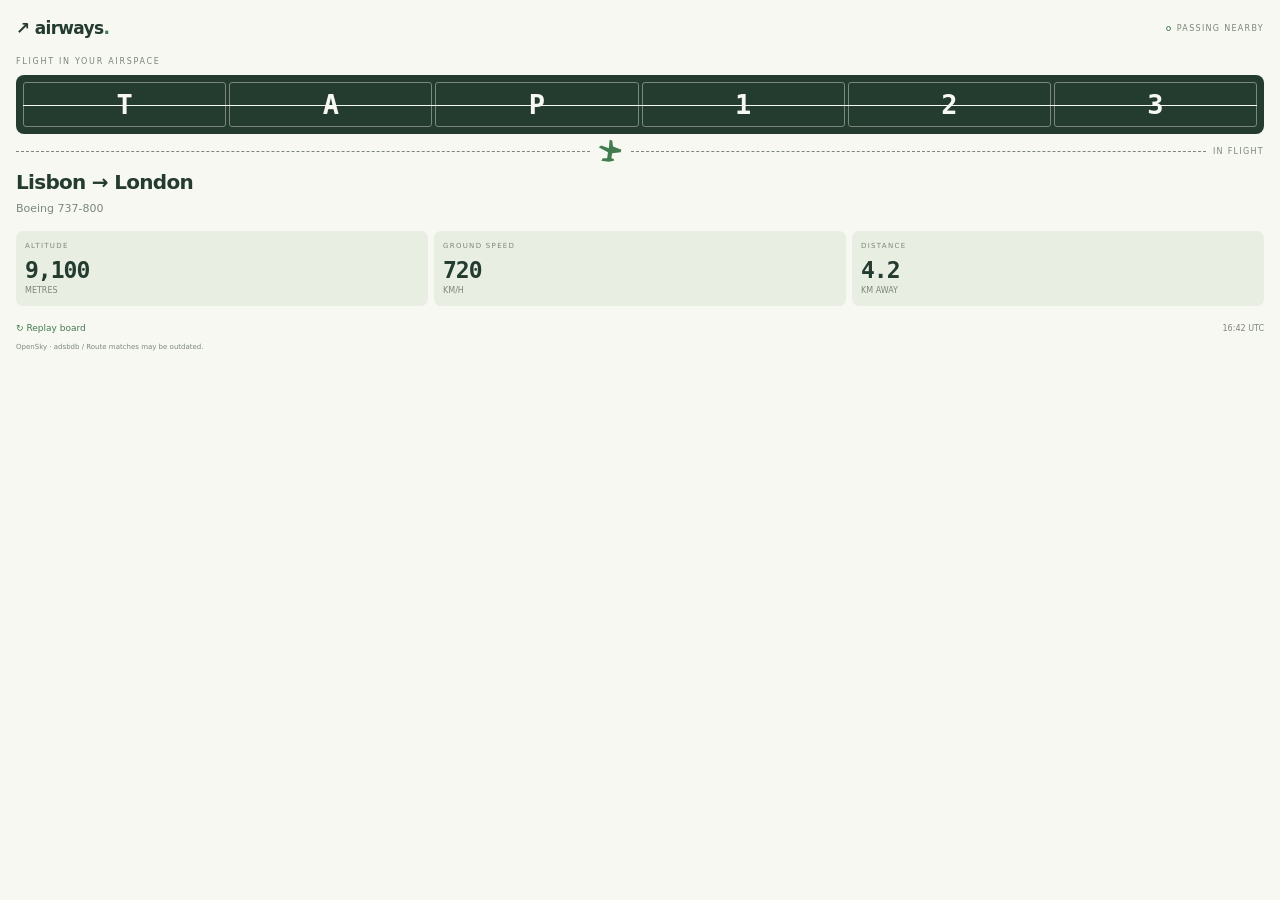
<file: widgets/flight_board.html>
<!doctype html><html lang="en"><head><meta charset="utf-8"><meta name="viewport" content="width=device-width,initial-scale=1"><style>
:root{color-scheme:light dark;--ink:var(--tg-theme-text-color,#243b30);--paper:var(--tg-theme-bg-color,#f7f8f2);--surface:var(--tg-theme-secondary-bg-color,#e9eee3);--hint:var(--tg-theme-hint-color,#7b8779);--accent:var(--tg-theme-link-color,#427b50)}*{box-sizing:border-box}body{margin:0;padding:0;background:var(--paper);color:var(--ink);font-family:system-ui,sans-serif;font-size:14px}.board{padding:18px 16px 14px;overflow:hidden}.top,.foot,.specs,.instrument{display:flex;align-items:center;justify-content:space-between}.brand{font-weight:750;font-size:17px;letter-spacing:-.7px}.brand span{color:var(--accent)}.tag{font-size:8px;letter-spacing:1.3px;color:var(--hint);display:flex;align-items:center;gap:6px}.dot{width:5px;height:5px;border:1px solid var(--accent);border-radius:50%;animation:ping 2s ease-in-out 3}.eyebrow{font-size:8px;letter-spacing:1.7px;color:var(--hint);margin:19px 0 9px}.flaps{display:flex;gap:3px;position:relative;overflow:hidden;padding:7px;background:var(--ink);border-radius:8px}.flaps:after{content:"";position:absolute;left:7px;right:7px;top:50%;height:1px;background:var(--paper);pointer-events:none}.tile{display:flex;align-items:center;justify-content:center;flex:1;min-width:0;height:45px;border:1px solid var(--hint);border-radius:3px;background:var(--ink);color:var(--paper);font-family:ui-monospace,monospace;font-size:clamp(18px,6vw,27px);font-weight:700;transform-origin:center;animation:flap .48s ease-out both}.instrument{height:35px;color:var(--accent);gap:7px}.runway{flex:1;height:0;border-top:1px dashed var(--hint);position:relative}.plane{width:27px;height:27px;animation:arrive 1.5s ease-out both}.instrument small{font-size:8px;letter-spacing:1.3px;color:var(--hint);white-space:nowrap}.route{font-size:20px;line-height:1.3;font-weight:600;letter-spacing:-.7px;overflow-wrap:anywhere;margin:0}.route.long{font-size:13px}.model{color:var(--hint);font-size:11px;margin:7px 0 16px;overflow-wrap:anywhere}.specs{gap:6px;align-items:stretch}.spec{background:var(--surface);border-radius:7px;padding:11px 9px;flex:1;min-width:0}.spec label{display:block;font-size:7px;letter-spacing:1.3px;color:var(--hint);margin-bottom:7px}.value{font-family:ui-monospace,monospace;font-size:clamp(16px,5vw,23px);font-weight:600;letter-spacing:-1px}.unit{font-size:8px;color:var(--hint);margin-top:3px}.foot{margin-top:14px;padding-bottom:max(0px,env(safe-area-inset-bottom));padding-right:var(--tg-content-safe-area-corner-right,0px);font-size:8px;gap:8px;color:var(--hint)}.foot button{border:0;background:transparent;color:var(--accent);font-family:system-ui,sans-serif;font-size:9px;padding:3px 0;cursor:pointer}.foot span:last-child{text-align:right}.sources{font-size:7px;color:var(--hint);margin-top:7px;line-height:1.4}.change{animation:reveal .45s ease-out}@keyframes flap{0%{transform:scaleY(.08)}55%{transform:scaleY(1.06)}100%{transform:scaleY(1)}}@keyframes arrive{from{transform:translateX(-45px) rotate(-15deg)}to{transform:translateX(0) rotate(0)}}@keyframes reveal{from{transform:translateY(5px)}to{transform:translateY(0)}}@keyframes ping{50%{transform:scale(1.6)}100%{transform:scale(1)}}@media(prefers-reduced-motion:reduce){*,*:before,*:after{animation:none!important;transition:none!important}}@media(max-width:280px){.board{padding:14px 11px}.tag{letter-spacing:.5px;font-size:7px}.route{font-size:17px}.route.long{font-size:12px}.tile{height:38px}.spec{padding:9px 6px}}
</style></head><body><main class="board"><header class="top"><div class="brand">↗ airways<span>.</span></div><div class="tag"><i class="dot"></i>PASSING NEARBY</div></header><p class="eyebrow">FLIGHT IN YOUR AIRSPACE</p><div class="flaps" id="flight" aria-label="Flight callsign"></div><div class="instrument"><span class="runway"></span><svg class="plane" viewBox="0 0 32 32" aria-hidden="true"><path fill="currentColor" d="M29 14 19 10 18 3 15 2 14 12 5 9 2 11 13 17 12 24 7 24 5 27 14 28 20 27 20 25 17 24 18 18 28 17Z"/></svg><span class="runway"></span><small>IN FLIGHT</small></div><h1 class="route" id="route">Route unavailable</h1><p class="model" id="model">Aircraft unavailable</p><section class="specs"><div class="spec"><label>ALTITUDE</label><span class="value" id="altitude">—</span><div class="unit">METRES</div></div><div class="spec"><label>GROUND SPEED</label><span class="value" id="speed">—</span><div class="unit">KM/H</div></div><div class="spec"><label>DISTANCE</label><span class="value" id="distance">—</span><div class="unit">KM AWAY</div></div></section><footer class="foot"><button id="replay" type="button">↻ Replay board</button><span id="time">—</span></footer><div class="sources">OpenSky · adsbdb / Route matches may be outdated.</div></main><script>
const W=window.TelegramWidget;
const sample={c:'TAP123',r:'Lisbon → London',a:'Boeing 737-800',h:'9,100',v:'720',d:'4.2',t:'16:42 UTC'};
function draw(){let data={};try{data=W?JSON.parse(W.chatData||'{}'):sample}catch(e){}
const flight=document.getElementById('flight');flight.textContent='';
const callsign=String(data.c||'UNKNOWN').toUpperCase();
flight.setAttribute('aria-label','Flight '+callsign);
Array.from(callsign).slice(0,12).forEach((char,index)=>{const tile=document.createElement('span');tile.className='tile';tile.textContent=char;tile.style.animationDelay=index*32+'ms';flight.appendChild(tile)});
[['route','r','Route unavailable'],['model','a','Aircraft unavailable'],['altitude','h','—'],['speed','v','—'],['distance','d','—'],['time','t','—']].forEach(([id,key,fallback])=>{const node=document.getElementById(id);node.textContent=String(data[key]||fallback);if(id==='route'){node.classList.toggle('long',node.textContent.length>60)}});
}
document.getElementById('replay').addEventListener('click',draw);if(W){W.onEvent('chatDataChanged',draw)}draw();if(W){W.ready()}
</script></body></html>
</file>
